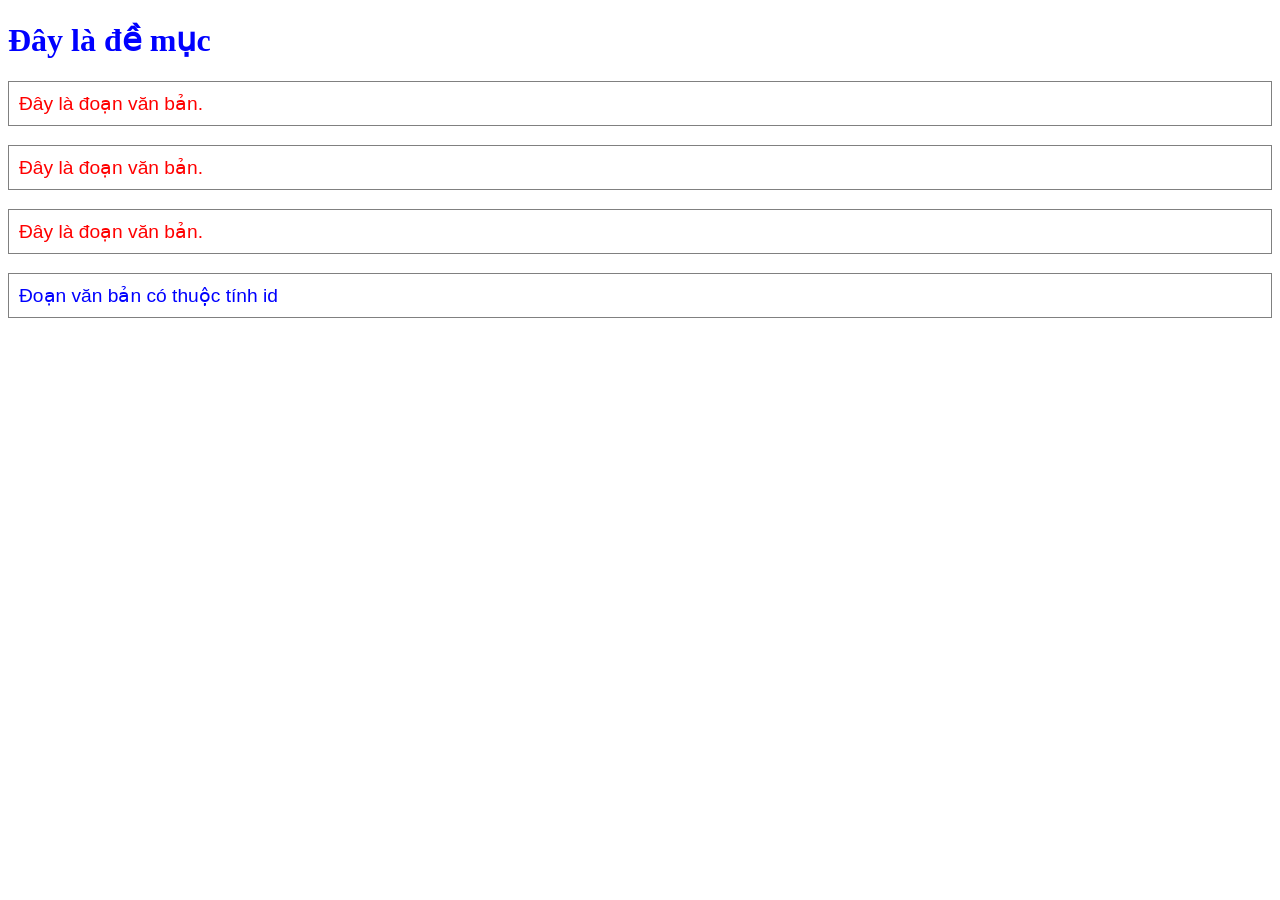
<file: 6bai1sudungCSS/index.html>
<!DOCTYPE html>
<html lang="en">
<head>
    <meta charset="UTF-8">
    <title>Luyện tập sử dụng các thuộc tính CSS</title>
    <style>
        h1 {
            color: blue;
            font-family: Tahoma;
            font-size: 200%;
        }

        p {
            color: red;
            font-family: Arial;
            font-size: 120%;
            border: 1px solid grey;
            padding: 10px;
        }

        #element1 {
            color: blue;
        }
    </style>
</head>
<body>

    <h1>Đây là đề mục</h1>

    <p>Đây là đoạn văn bản.</p>
    <p>Đây là đoạn văn bản.</p>
    <p>Đây là đoạn văn bản.</p>
    <p id="element1">Đoạn văn bản có thuộc tính id</p>

</body>
</html>
</file>
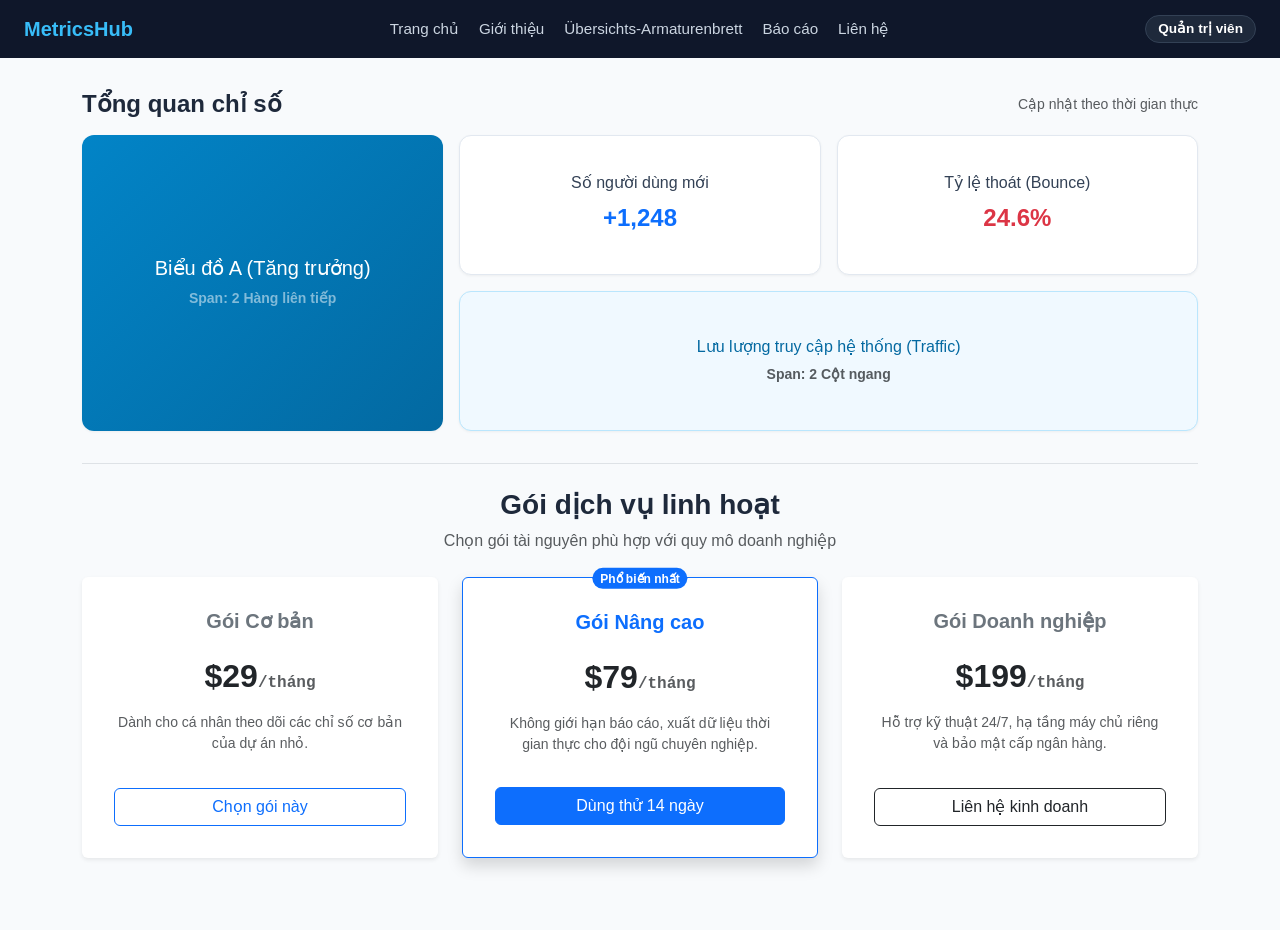
<file: metricshub_ui/index.html>
<!DOCTYPE html>
<html lang="vi">
<head>
    <meta charset="UTF-8">
    <meta name="viewport" content="width=device-width, initial-scale=1.0">
    <title>MetricsHub Admin Dashboard</title>
    <!-- Bootstrap 5 CSS CDN -->
    <link href="https://cdn.jsdelivr.net/npm/bootstrap@5.3.0/dist/css/bootstrap.min.css" rel="stylesheet">
    <!-- Custom CSS -->
    <link rel="stylesheet" href="style.css">
</head>
<body>

    <!-- =============================================== -->
    <!-- 1. NAVBAR (FLEXBOX): Co giãn linh hoạt nội dung -->
    <!-- =============================================== -->
    <nav class="site-navbar">
        <div class="nav-brand">MetricsHub</div>
        <div class="nav-links">
            <a href="#">Trang chủ</a>
            <a href="#">Giới thiệu</a>
            <!-- Từ khóa tiếng Đức dài không làm vỡ giao diện -->
            <a href="#">Übersichts-Armaturenbrett</a>
            <a href="#">Báo cáo</a>
            <a href="#">Liên hệ</a>
        </div>
        <div class="nav-user">
            <span class="badge">Quản trị viên</span>
        </div>
    </nav>

    <!-- Khung bao bọc dùng Bootstrap Container -->
    <div class="container">

        <!-- =============================================== -->
        <!-- 2. BENTO DASHBOARD (CSS GRID): Cấu trúc phẳng   -->
        <!-- =============================================== -->
        <section class="dashboard-section">
            <div class="d-flex justify-content-between align-items-center mb-3">
                <h4 class="fw-bold mb-0">Tổng quan chỉ số</h4>
                <span class="text-muted small">Cập nhật theo thời gian thực</span>
            </div>

            <!-- Toàn bộ widget là anh em ruột (siblings), không lồng cột con -->
            <div class="grid-dashboard">
                <div class="widget widget-hero">
                    <h5>Biểu đồ A (Tăng trưởng)</h5>
                    <p class="small text-white-50 mb-0">Span: 2 Hàng liên tiếp</p>
                </div>
                <div class="widget">
                    <h6>Số người dùng mới</h6>
                    <span class="fs-4 fw-bold text-primary">+1,248</span>
                </div>
                <div class="widget">
                    <h6>Tỷ lệ thoát (Bounce)</h6>
                    <span class="fs-4 fw-bold text-danger">24.6%</span>
                </div>
                <div class="widget widget-wide">
                    <h6>Lưu lượng truy cập hệ thống (Traffic)</h6>
                    <p class="small text-muted mb-0">Span: 2 Cột ngang</p>
                </div>
            </div>
        </section>

        <!-- =============================================== -->
        <!-- 3. BẢNG GIÁ PRICING (BOOTSTRAP 12 CỘT)          -->
        <!-- Không cần viết thêm CSS thuần                   -->
        <!-- =============================================== -->
        <section class="pricing-section py-4 mb-5 border-top">
            <div class="text-center mb-4">
                <h3 class="fw-bold">Gói dịch vụ linh hoạt</h3>
                <p class="text-muted">Chọn gói tài nguyên phù hợp với quy mô doanh nghiệp</p>
            </div>

            <div class="row g-4">
                <div class="col-12 col-md-4">
                    <div class="card h-100 shadow-sm border-0 text-center p-3">
                        <div class="card-body d-flex flex-column">
                            <h5 class="card-title fw-bold text-secondary">Gói Cơ bản</h5>
                            <h2 class="my-3 fw-bold">$29<span class="fs-6 text-muted font-monospace">/tháng</span></h2>
                            <p class="card-text text-muted small flex-grow-1">Dành cho cá nhân theo dõi các chỉ số cơ bản của dự án nhỏ.</p>
                            <button class="btn btn-outline-primary w-100 mt-3">Chọn gói này</button>
                        </div>
                    </div>
                </div>

                <div class="col-12 col-md-4">
                    <div class="card h-100 shadow border-primary text-center p-3 position-relative">
                        <span class="position-absolute top-0 start-50 translate-middle badge rounded-pill bg-primary">Phổ biến nhất</span>
                        <div class="card-body d-flex flex-column">
                            <h5 class="card-title fw-bold text-primary">Gói Nâng cao</h5>
                            <h2 class="my-3 fw-bold">$79<span class="fs-6 text-muted font-monospace">/tháng</span></h2>
                            <p class="card-text text-muted small flex-grow-1">Không giới hạn báo cáo, xuất dữ liệu thời gian thực cho đội ngũ chuyên nghiệp.</p>
                            <button class="btn btn-primary w-100 mt-3">Dùng thử 14 ngày</button>
                        </div>
                    </div>
                </div>

                <div class="col-12 col-md-4">
                    <div class="card h-100 shadow-sm border-0 text-center p-3">
                        <div class="card-body d-flex flex-column">
                            <h5 class="card-title fw-bold text-secondary">Gói Doanh nghiệp</h5>
                            <h2 class="my-3 fw-bold">$199<span class="fs-6 text-muted font-monospace">/tháng</span></h2>
                            <p class="card-text text-muted small flex-grow-1">Hỗ trợ kỹ thuật 24/7, hạ tầng máy chủ riêng và bảo mật cấp ngân hàng.</p>
                            <button class="btn btn-outline-dark w-100 mt-3">Liên hệ kinh doanh</button>
                        </div>
                    </div>
                </div>
            </div>
        </section>

    </div>

    <!-- Bootstrap 5 Bundle JS -->
    <script src="https://cdn.jsdelivr.net/npm/bootstrap@5.3.0/dist/js/bootstrap.bundle.min.js"></script>
</body>
</html>
</file>
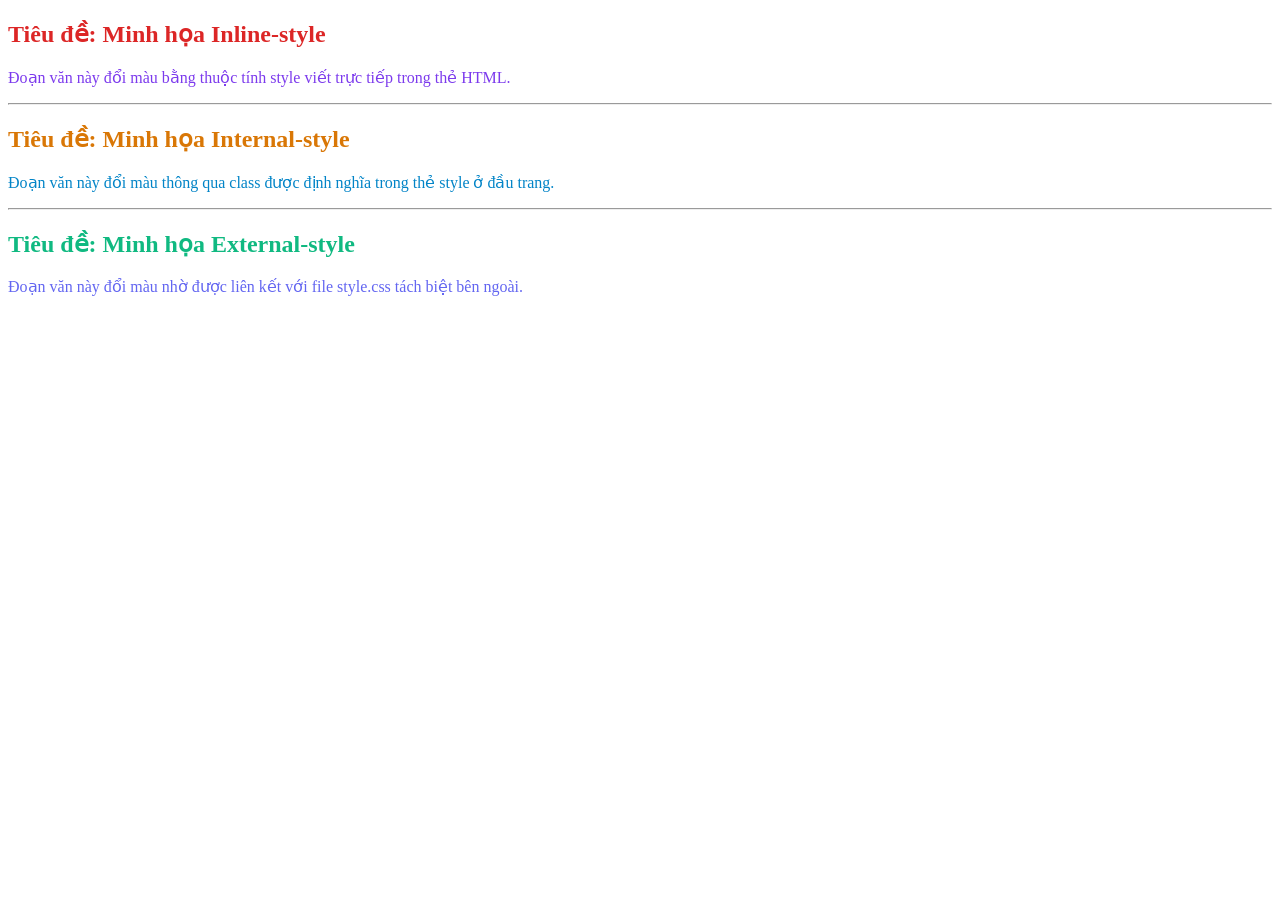
<file: 6bai1sudungCSS/6-2index.html>
<!DOCTYPE html>
<html lang="vi">
<head>
    <meta charset="UTF-8">
    <meta name="viewport" content="width=device-width, initial-scale=1.0">
    <title>Thực hành 3 cách nhúng CSS</title>

    <!-- PHẦN 3: Liên kết file CSS bên ngoài (External-style) -->
    <link rel="stylesheet" href="style.css">

    <!-- PHẦN 2: Nhúng CSS trực tiếp trong thẻ <style> ở phần <head> (Internal-style) -->
    <style>
        .internal-title {
            color: #d97706; /* Màu cam hổ phách */
        }

        .internal-desc {
            color: #0284c7; /* Màu xanh dương */
        }
    </style>
</head>
<body>

    <!-- ============================================================== -->
    <!-- PHẦN 1: Thay đổi màu sắc sử dụng Inline-style                  -->
    <!-- (Viết trực tiếp thuộc tính style="..." ngay trong từng thẻ)    -->
    <!-- ============================================================== -->
    <section>
        <h1 style="color: #dc2626;">Tiêu đề: Minh họa Inline-style</h1>
        <p style="color: #7c3aed;">Đoạn văn này đổi màu bằng thuộc tính style viết trực tiếp trong thẻ HTML.</p>
    </section>

    <hr>

    <!-- ============================================================== -->
    <!-- PHẦN 2: Thay đổi màu sắc sử dụng Internal-style                -->
    <!-- (Định kiểu qua thẻ <style> đặt bên trong thẻ <head>)           -->
    <!-- ============================================================== -->
    <section>
        <h1 class="internal-title">Tiêu đề: Minh họa Internal-style</h1>
        <p class="internal-desc">Đoạn văn này đổi màu thông qua class được định nghĩa trong thẻ style ở đầu trang.</p>
    </section>

    <hr>

    <!-- ============================================================== -->
    <!-- PHẦN 3: Thay đổi màu sắc sử dụng External-style                -->
    <!-- (Định kiểu trong file style.css riêng và nhúng qua thẻ <link>) -->
    <!-- ============================================================== -->
    <section>
        <h1 class="external-title">Tiêu đề: Minh họa External-style</h1>
        <p class="external-desc">Đoạn văn này đổi màu nhờ được liên kết với file style.css tách biệt bên ngoài.</p>
    </section>

</body>
</html>
</file>
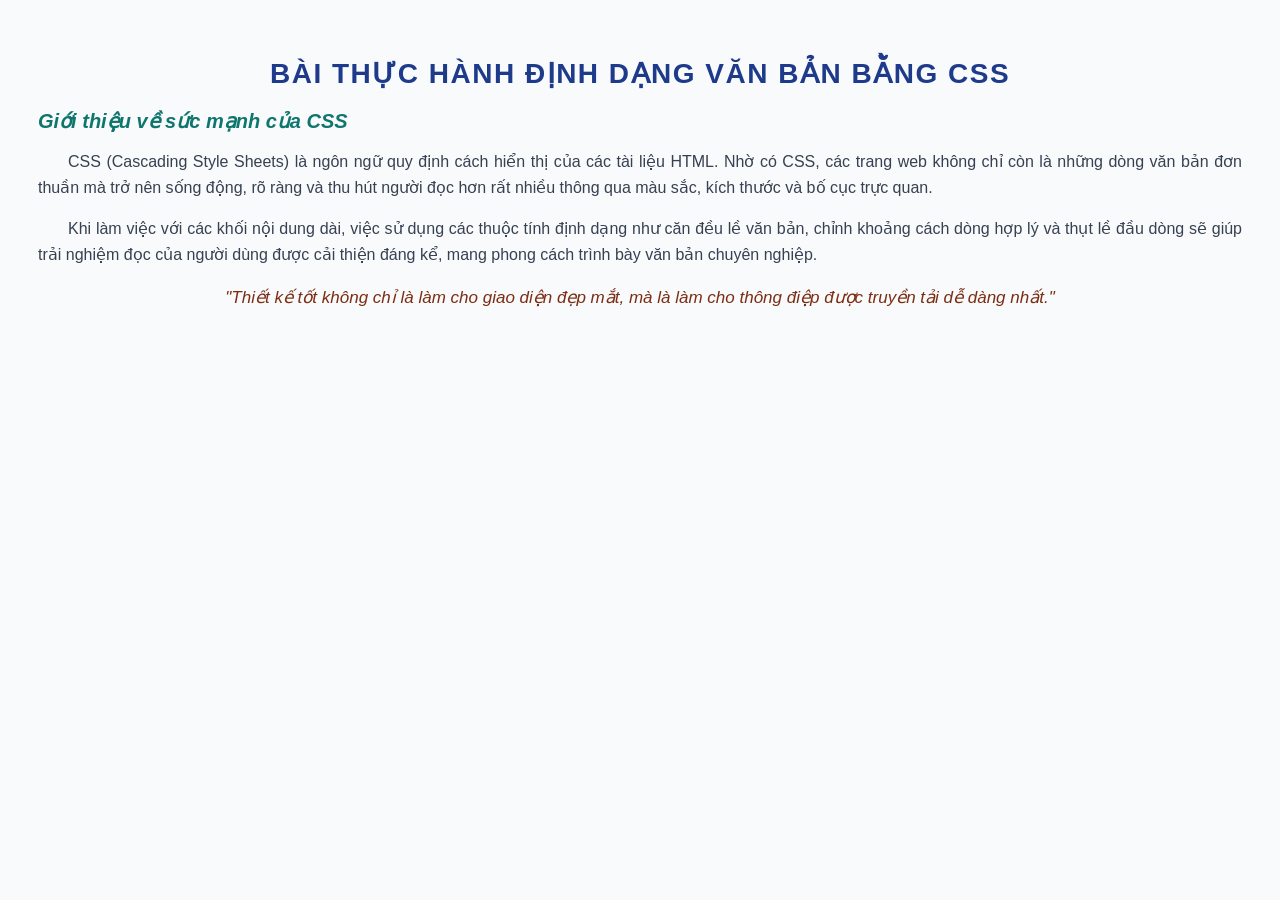
<file: 6bai1sudungCSS/6-3index.html>
<!DOCTYPE html>
<html lang="vi">
<head>
    <meta charset="UTF-8">
    <meta name="viewport" content="width=device-width, initial-scale=1.0">
    <title>Thực hành định dạng văn bản với CSS</title>
    <style>
        /* Định dạng chung cho toàn trang */
        body {
            font-family: Arial, Helvetica, sans-serif;
            background-color: #f8fafc;
            color: #334155;
            padding: 30px;
        }

        /* 1. Định dạng Tiêu đề chính */
        h1 {
            color: #1e3a8a;             /* Thuộc tính color: màu xanh đậm */
            font-size: 28px;            /* Thuộc tính font-size: kích cỡ chữ */
            text-align: center;         /* Thuộc tính text-align: căn giữa */
            text-transform: uppercase;  /* Chuyển chữ thành in hoa */
            letter-spacing: 1.5px;      /* Khoảng cách giữa các ký tự */
        }

        /* 2. Định dạng Tiêu đề phụ */
        h2 {
            color: #0f766e;
            font-size: 20px;
            font-style: italic;         /* Thuộc tính font-style: chữ nghiêng */
            text-align: left;
        }

        /* 3. Định dạng Đoạn văn bản */
        p {
            color: #374151;             /* Màu chữ tối dễ đọc */
            font-size: 16px;            /* Cỡ chữ thông dụng */
            line-height: 1.6;           /* Khoảng cách giữa các dòng */
            text-align: justify;        /* Căn đều hai lề */
            text-indent: 30px;          /* Thuộc tính text-indent: thụt đầu dòng 30px */
            margin-bottom: 16px;
        }

        /* 4. Đoạn trích dẫn / Ghi chú đặc biệt */
        .quote {
            color: #7c2d12;
            font-style: italic;         /* In nghiêng */
            font-size: 17px;
            text-align: center;         /* Căn giữa */
            text-indent: 0;             /* Không thụt đầu dòng */
        }
    </style>
</head>
<body>

    <!-- Tiêu đề chính -->
    <h1>Bài Thực Hành Định Dạng Văn Bản Bằng CSS</h1>

    <!-- Tiêu đề phụ -->
    <h2>Giới thiệu về sức mạnh của CSS</h2>

    <!-- Đoạn văn bản có thụt đầu dòng và căn đều -->
    <p>
        CSS (Cascading Style Sheets) là ngôn ngữ quy định cách hiển thị của các tài liệu HTML. Nhờ có CSS, các trang web không chỉ còn là những dòng văn bản đơn thuần mà trở nên sống động, rõ ràng và thu hút người đọc hơn rất nhiều thông qua màu sắc, kích thước và bố cục trực quan.
    </p>

    <p>
        Khi làm việc với các khối nội dung dài, việc sử dụng các thuộc tính định dạng như căn đều lề văn bản, chỉnh khoảng cách dòng hợp lý và thụt lề đầu dòng sẽ giúp trải nghiệm đọc của người dùng được cải thiện đáng kể, mang phong cách trình bày văn bản chuyên nghiệp.
    </p>

    <!-- Đoạn văn bản có kiểu dáng nhấn mạnh -->
    <p class="quote">
        "Thiết kế tốt không chỉ là làm cho giao diện đẹp mắt, mà là làm cho thông điệp được truyền tải dễ dàng nhất."
    </p>

</body>
</html>
</file>
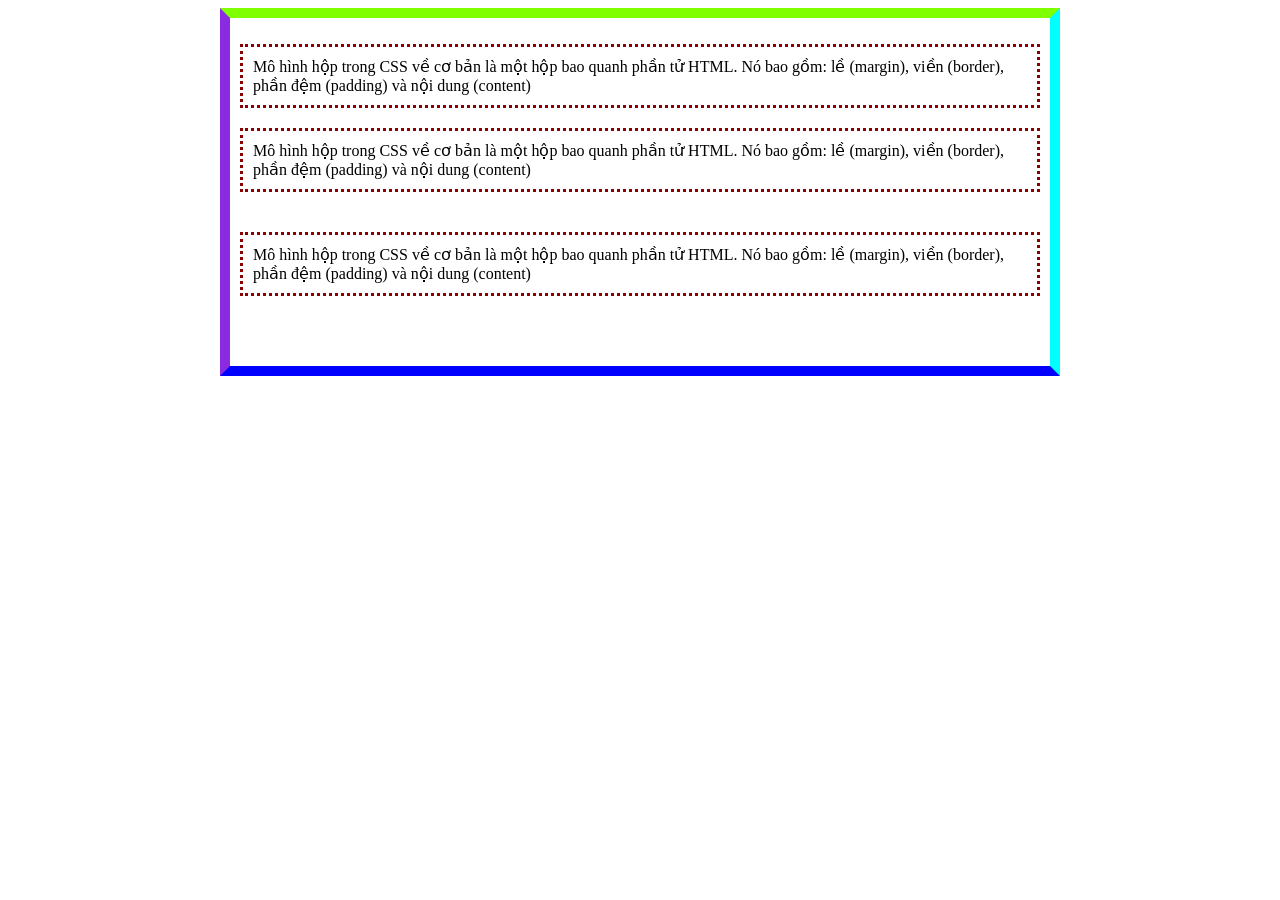
<file: 6bai1sudungCSS/7-1index.html>
<!DOCTYPE html>
<html lang="en">
<head>
    <meta charset="UTF-8">
    <meta name="viewport" content="width=device-width, initial-scale=1.0">
    <title>Sử dụng Boxmodel</title>
    <style>
        /* Bước 2: Định dạng thẻ div bao bọc có class là boxmodel */
        .boxmodel {
            margin: 0 auto;           /* Căn giữa hộp ra giữa màn hình */
            width: 800px;             /* Kích thước chiều rộng */
            border-width: 10px;       /* Độ dày của viền 10px */
            border-style: solid;      /* Kiểu viền nét liền */
            /* Màu viền theo chiều kim đồng hồ: Trên (chartreuse), Phải (aqua), Dưới (blue), Trái (blueviolet) */
            border-color: chartreuse aqua blue blueviolet;
            padding: 10px;            /* Khoảng cách đệm từ nội dung đến viền */
        }

        /* Bước 3: Định dạng chung cho tất cả các thẻ p bên trong .boxmodel */
        .boxmodel p {
            border: 3px dotted darkred; /* Viền nét chấm màu đỏ sẫm dày 3px */
            padding: 10px;              /* Đệm lùi nội dung cách viền 10px */
        }

        /* Bước 4: Định dạng khoảng cách lề dưới (margin-bottom) riêng theo từng ID */
        #boxmodel1 {
            margin-bottom: 20px;       /* Khoảng cách đáy của đoạn văn 1 */
        }

        #boxmodel2 {
            margin-bottom: 40px;       /* Khoảng cách đáy của đoạn văn 2 */
        }

        #boxmodel3 {
            margin-bottom: 60px;       /* Khoảng cách đáy của đoạn văn 3 */
        }
    </style>
</head>
<body>

    <div class="boxmodel">
        <p id="boxmodel1">Mô hình hộp trong CSS về cơ bản là một hộp bao quanh phần tử HTML.
            Nó bao gồm: lề (margin), viền (border), phần đệm (padding) và nội dung (content)</p>
        <p id="boxmodel2">Mô hình hộp trong CSS về cơ bản là một hộp bao quanh phần tử HTML.
            Nó bao gồm: lề (margin), viền (border), phần đệm (padding) và nội dung (content)</p>
        <p id="boxmodel3">Mô hình hộp trong CSS về cơ bản là một hộp bao quanh phần tử HTML.
            Nó bao gồm: lề (margin), viền (border), phần đệm (padding) và nội dung (content)</p>
    </div>

</body>
</html>
</file>
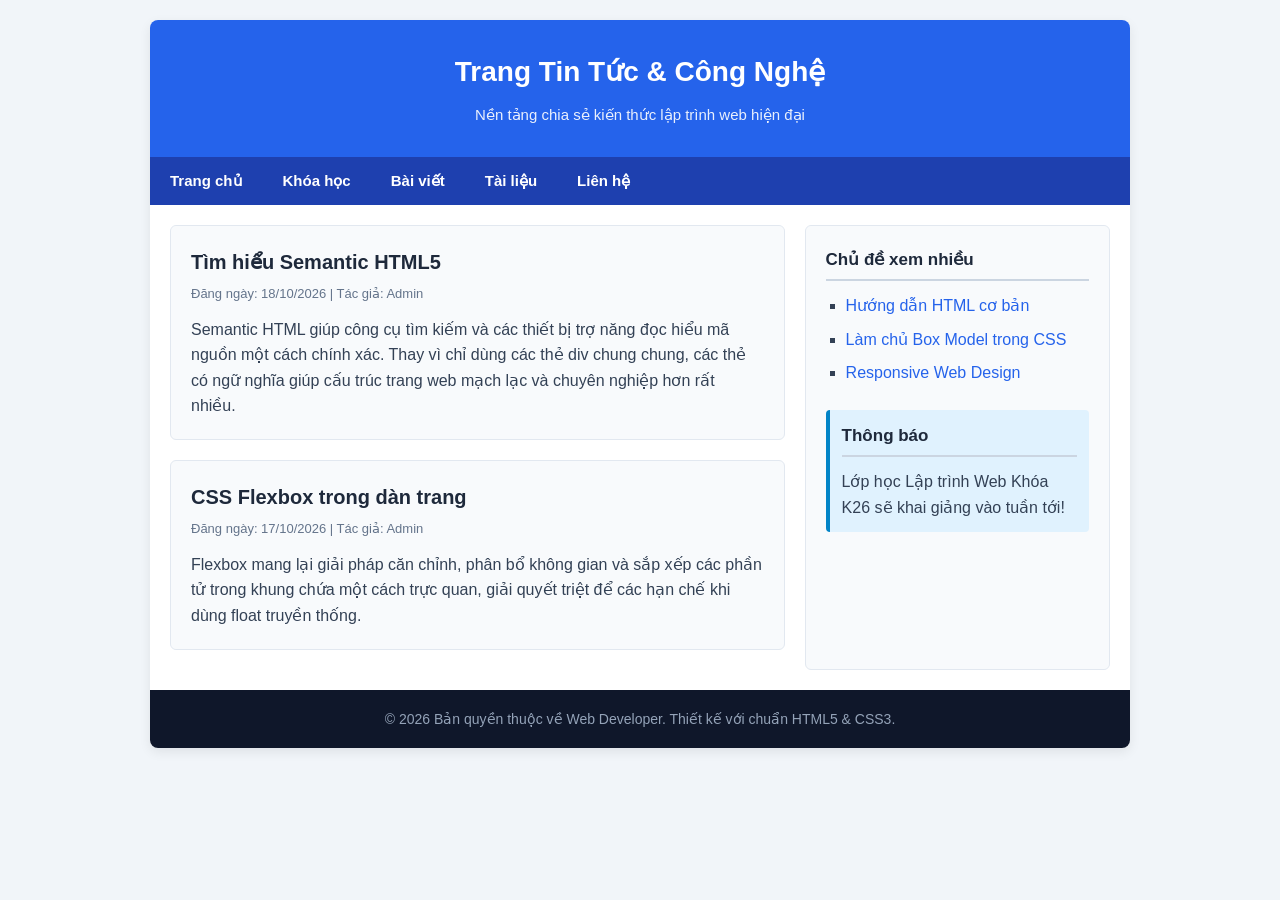
<file: 6bai1sudungCSS/7-4index.html>
<!DOCTYPE html>
<html lang="vi">
<head>
    <meta charset="UTF-8">
    <meta name="viewport" content="width=device-width, initial-scale=1.0">
    <title>Bố cục trang web với HTML5 & CSS</title>
    <link rel="stylesheet" href="7-4styles.css">
</head>
<body>

    <div class="container">
        <!-- 1. Đầu trang -->
        <header>
            <h1>Trang Tin Tức & Công Nghệ</h1>
            <p>Nền tảng chia sẻ kiến thức lập trình web hiện đại</p>
        </header>

        <!-- 2. Thanh điều hướng -->
        <nav>
            <ul>
                <li><a href="#">Trang chủ</a></li>
                <li><a href="#">Khóa học</a></li>
                <li><a href="#">Bài viết</a></li>
                <li><a href="#">Tài liệu</a></li>
                <li><a href="#">Liên hệ</a></li>
            </ul>
        </nav>

        <!-- 3. Khu vực thân trang chứa Cột nội dung và Cột phụ trợ -->
        <div class="main-body">
            <!-- Vùng nội dung chính -->
            <section class="content-area">
                <article class="post">
                    <h2>Tìm hiểu Semantic HTML5</h2>
                    <p class="post-meta">Đăng ngày: 18/10/2026 | Tác giả: Admin</p>
                    <p>Semantic HTML giúp công cụ tìm kiếm và các thiết bị trợ năng đọc hiểu mã nguồn một cách chính xác. Thay vì chỉ dùng các thẻ div chung chung, các thẻ có ngữ nghĩa giúp cấu trúc trang web mạch lạc và chuyên nghiệp hơn rất nhiều.</p>
                </article>

                <article class="post">
                    <h2>CSS Flexbox trong dàn trang</h2>
                    <p class="post-meta">Đăng ngày: 17/10/2026 | Tác giả: Admin</p>
                    <p>Flexbox mang lại giải pháp căn chỉnh, phân bổ không gian và sắp xếp các phần tử trong khung chứa một cách trực quan, giải quyết triệt để các hạn chế khi dùng float truyền thống.</p>
                </article>
            </section>

            <!-- Cột phụ trợ (Sidebar) -->
            <aside class="sidebar">
                <h3>Chủ đề xem nhiều</h3>
                <ul>
                    <li><a href="#">Hướng dẫn HTML cơ bản</a></li>
                    <li><a href="#">Làm chủ Box Model trong CSS</a></li>
                    <li><a href="#">Responsive Web Design</a></li>
                </ul>

                <div class="widget">
                    <h3>Thông báo</h3>
                    <p>Lớp học Lập trình Web Khóa K26 sẽ khai giảng vào tuần tới!</p>
                </div>
            </aside>
        </div>

        <!-- 4. Chân trang -->
        <footer>
            <p>&copy; 2026 Bản quyền thuộc về Web Developer. Thiết kế với chuẩn HTML5 & CSS3.</p>
        </footer>
    </div>

</body>
</html>
</file>
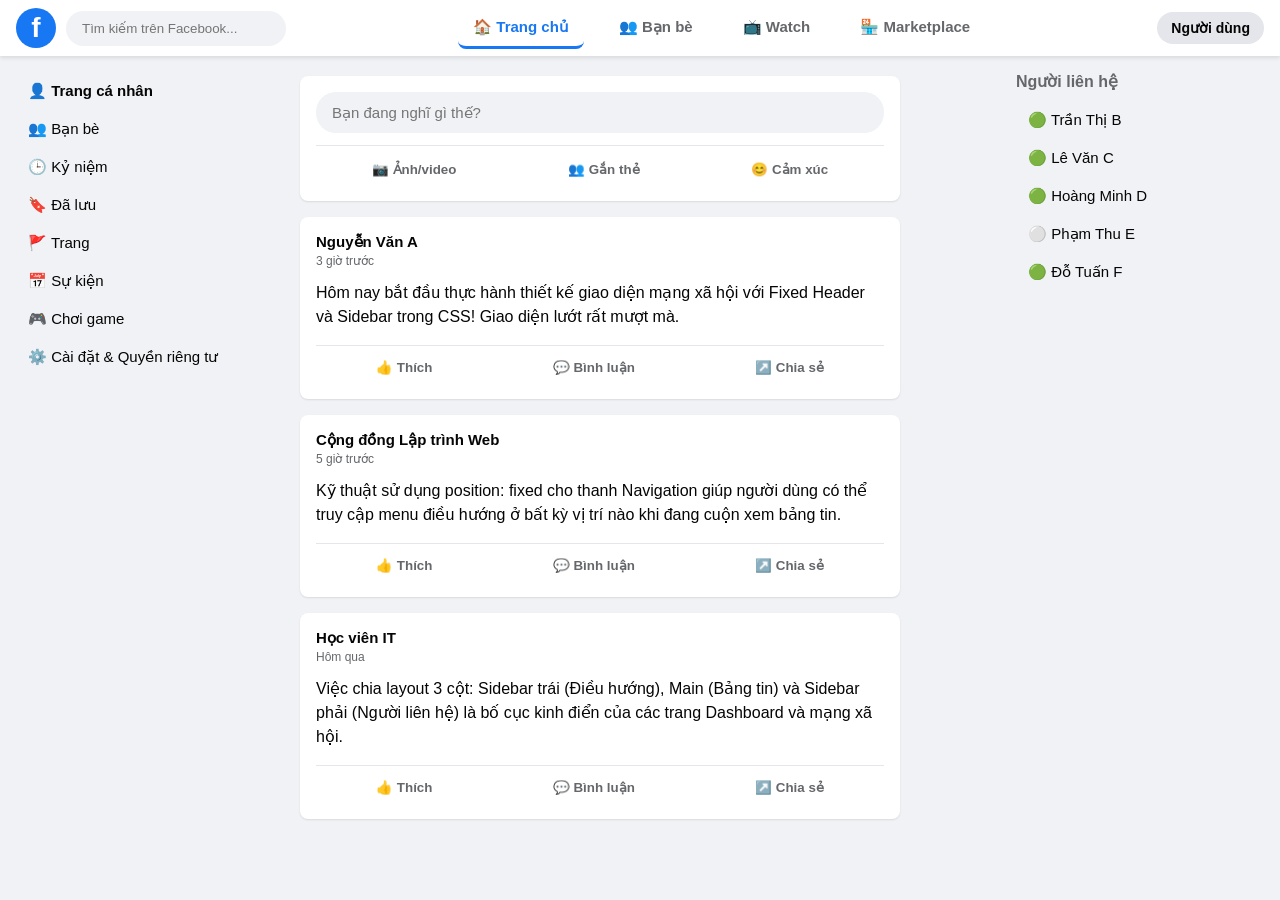
<file: 6bai1sudungCSS/7-5index.html>
<!DOCTYPE html>
<html lang="vi">
<head>
    <meta charset="UTF-8">
    <meta name="viewport" content="width=device-width, initial-scale=1.0">
    <title>Giao diện Facebook thu nhỏ - Fixed Header & Sidebar</title>
    <link rel="stylesheet" href="7-5styles.css">
</head>
<body>

    <!-- 1. FIXED HEADER Ở TRÊN CÙNG -->
    <header class="navbar">
        <div class="nav-left">
            <span class="logo">f</span>
            <input type="text" placeholder="Tìm kiếm trên Facebook..." class="search-input">
        </div>
        <nav class="nav-middle">
            <a href="#" class="nav-icon active">🏠 Trang chủ</a>
            <a href="#" class="nav-icon">👥 Bạn bè</a>
            <a href="#" class="nav-icon">📺 Watch</a>
            <a href="#" class="nav-icon">🏪 Marketplace</a>
        </nav>
        <div class="nav-right">
            <span class="profile-badge">Người dùng</span>
        </div>
    </header>

    <!-- 2. KHUNG NỘI DUNG CHÍNH (CHỨA 2 SIDEBAR VÀ NEWSFEED) -->
    <div class="app-container">

        <!-- SIDEBAR TRÁI (CỐ ĐỊNH HOẶC CUỘN ĐỘC LẬP) -->
        <aside class="sidebar sidebar-left">
            <ul class="menu-list">
                <li class="menu-item"><strong>👤 Trang cá nhân</strong></li>
                <li class="menu-item">👥 Bạn bè</li>
                <li class="menu-item">🕒 Kỷ niệm</li>
                <li class="menu-item">🔖 Đã lưu</li>
                <li class="menu-item">🚩 Trang</li>
                <li class="menu-item">📅 Sự kiện</li>
                <li class="menu-item">🎮 Chơi game</li>
                <li class="menu-item">⚙️ Cài đặt & Quyền riêng tư</li>
            </ul>
        </aside>

        <!-- PHẦN NỘI DUNG CHÍNH (BẢNG TIN NEWSFEED CUỘN TỰ DO) -->
        <main class="feed">
            <!-- Ô tạo bài viết -->
            <div class="post create-post">
                <input type="text" placeholder="Bạn đang nghĩ gì thế?" class="post-input">
                <div class="post-actions">
                    <button>📷 Ảnh/video</button>
                    <button>👥 Gắn thẻ</button>
                    <button>😊 Cảm xúc</button>
                </div>
            </div>

            <!-- Bài viết 1 -->
            <article class="post">
                <div class="post-header">
                    <h4>Nguyễn Văn A</h4>
                    <span class="time">3 giờ trước</span>
                </div>
                <p class="post-body">Hôm nay bắt đầu thực hành thiết kế giao diện mạng xã hội với Fixed Header và Sidebar trong CSS! Giao diện lướt rất mượt mà.</p>
                <div class="interaction-bar">
                    <button>👍 Thích</button>
                    <button>💬 Bình luận</button>
                    <button>↗️ Chia sẻ</button>
                </div>
            </article>

            <!-- Bài viết 2 -->
            <article class="post">
                <div class="post-header">
                    <h4>Cộng đồng Lập trình Web</h4>
                    <span class="time">5 giờ trước</span>
                </div>
                <p class="post-body">Kỹ thuật sử dụng position: fixed cho thanh Navigation giúp người dùng có thể truy cập menu điều hướng ở bất kỳ vị trí nào khi đang cuộn xem bảng tin.</p>
                <div class="interaction-bar">
                    <button>👍 Thích</button>
                    <button>💬 Bình luận</button>
                    <button>↗️ Chia sẻ</button>
                </div>
            </article>

            <!-- Bài viết 3 -->
            <article class="post">
                <div class="post-header">
                    <h4>Học viên IT</h4>
                    <span class="time">Hôm qua</span>
                </div>
                <p class="post-body">Việc chia layout 3 cột: Sidebar trái (Điều hướng), Main (Bảng tin) và Sidebar phải (Người liên hệ) là bố cục kinh điển của các trang Dashboard và mạng xã hội.</p>
                <div class="interaction-bar">
                    <button>👍 Thích</button>
                    <button>💬 Bình luận</button>
                    <button>↗️ Chia sẻ</button>
                </div>
            </article>
        </main>

        <!-- SIDEBAR PHẢI (CỐ ĐỊNH DANH SÁCH BẠN BÈ / QUẢNG CÁO) -->
        <aside class="sidebar sidebar-right">
            <h3>Người liên hệ</h3>
            <ul class="contact-list">
                <li class="contact-item">🟢 Trần Thị B</li>
                <li class="contact-item">🟢 Lê Văn C</li>
                <li class="contact-item">🟢 Hoàng Minh D</li>
                <li class="contact-item">⚪ Phạm Thu E</li>
                <li class="contact-item">🟢 Đỗ Tuấn F</li>
            </ul>
        </aside>

    </div>

</body>
</html>
</file>
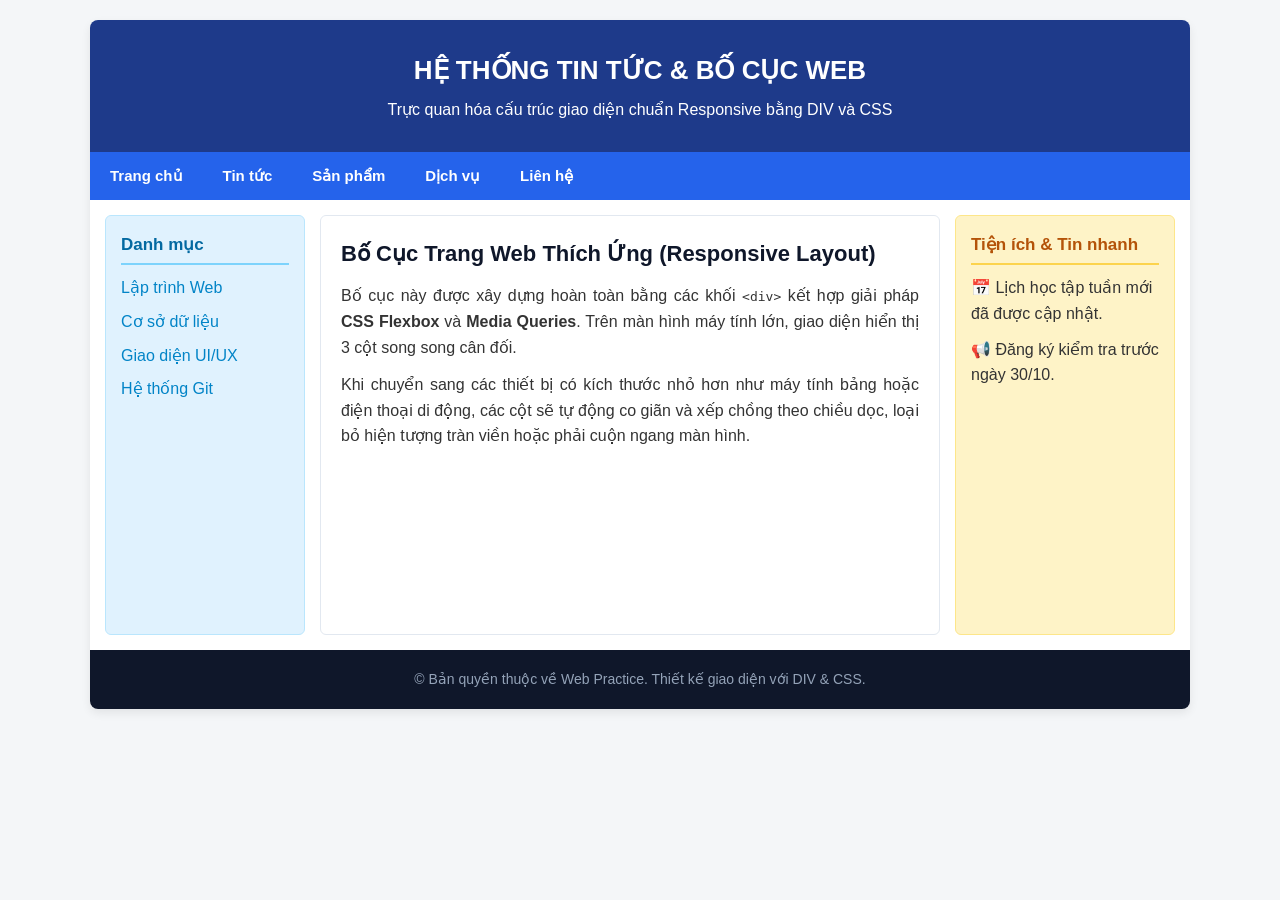
<file: 6bai1sudungCSS/7-6index.html>
<!DOCTYPE html>
<html lang="vi">
<head>
    <meta charset="UTF-8">
    <meta name="viewport" content="width=device-width, initial-scale=1.0">
    <title>Bố cục trang web Responsive với DIV</title>
    <style>
        /* 1. Thiết lập Box Model và Reset lề */
        * {
            box-sizing: border-box;
            margin: 0;
            padding: 0;
        }

        body {
            font-family: Arial, Helvetica, sans-serif;
            background-color: #f4f6f8;
            color: #333333;
            line-height: 1.6;
        }

        /* 2. Khung bao bọc tổng thể */
        .wrapper {
            max-width: 1100px;
            margin: 20px auto;
            background-color: #ffffff;
            box-shadow: 0 4px 10px rgba(0, 0, 0, 0.08);
            border-radius: 8px;
            overflow: hidden;
        }

        /* 3. Phần Header */
        .header {
            background-color: #1e3a8a;
            color: #ffffff;
            text-align: center;
            padding: 30px 20px;
        }

        .header h1 {
            font-size: 26px;
            margin-bottom: 5px;
        }

        /* 4. Thanh Navigation (Menu) */
        .nav {
            background-color: #2563eb;
            display: flex;
            flex-wrap: wrap;
        }

        .nav a {
            display: block;
            color: #ffffff;
            text-decoration: none;
            padding: 12px 20px;
            font-weight: bold;
            font-size: 15px;
            transition: background-color 0.2s;
        }

        .nav a:hover {
            background-color: #1d4ed8;
        }

        /* 5. Khung thân 3 cột */
        .main-container {
            display: flex;
            min-height: 450px;
            gap: 15px;
            padding: 15px;
        }

        /* Sidebar Trái (Left) */
        .sidebar-left {
            flex: 0 0 200px;
            background-color: #e0f2fe;
            border: 1px solid #bae6fd;
            border-radius: 6px;
            padding: 15px;
        }

        .sidebar-left h3 {
            color: #0369a1;
            font-size: 17px;
            margin-bottom: 10px;
            border-bottom: 2px solid #7dd3fc;
            padding-bottom: 5px;
        }

        .sidebar-left ul {
            list-style: none;
        }

        .sidebar-left li {
            margin-bottom: 8px;
        }

        .sidebar-left a {
            color: #0284c7;
            text-decoration: none;
        }

        .sidebar-left a:hover {
            text-decoration: underline;
        }

        /* Nội dung chính (Content) */
        .content {
            flex: 1;
            background-color: #ffffff;
            border: 1px solid #e2e8f0;
            border-radius: 6px;
            padding: 20px;
        }

        .content h2 {
            color: #0f172a;
            font-size: 22px;
            margin-bottom: 12px;
        }

        .content p {
            margin-bottom: 12px;
            text-align: justify;
        }

        /* Sidebar Phải (Right) */
        .sidebar-right {
            flex: 0 0 220px;
            background-color: #fef3c7;
            border: 1px solid #fde68a;
            border-radius: 6px;
            padding: 15px;
        }

        .sidebar-right h3 {
            color: #b45309;
            font-size: 17px;
            margin-bottom: 10px;
            border-bottom: 2px solid #fcd34d;
            padding-bottom: 5px;
        }

        /* 6. Chân trang (Footer) */
        .footer {
            background-color: #0f172a;
            color: #94a3b8;
            text-align: center;
            padding: 18px;
            font-size: 14px;
        }

        /* ======================================================= */
        /* RESPONSIVE DESIGN (MEDIA QUERIES)                       */
        /* ======================================================= */

        /* Giao diện cho Máy tính bảng (Tablet: <= 900px) */
        @media screen and (max-width: 900px) {
            .main-container {
                flex-wrap: wrap;
            }
            .content {
                order: 1;
                flex: 1 1 100%; /* Nội dung chính chiếm toàn hàng ở trên */
            }
            .sidebar-left {
                order: 2;
                flex: 1;        /* Chia đều 2 sidebar ở phía dưới */
            }
            .sidebar-right {
                order: 3;
                flex: 1;
            }
        }

        /* Giao diện cho Điện thoại (Mobile: <= 600px) */
        @media screen and (max-width: 600px) {
            .wrapper {
                margin: 0;
                border-radius: 0;
            }
            .nav {
                flex-direction: column; /* Menu dàn theo hàng dọc */
            }
            .main-container {
                flex-direction: column; /* Xếp toàn bộ 3 phần thành 1 cột */
                padding: 10px;
            }
            .sidebar-left,
            .sidebar-right,
            .content {
                flex: 1 1 100%;
                width: 100%;
            }
        }
    </style>
</head>
<body>

    <div class="wrapper">
        <!-- Vùng Đầu trang (Header) -->
        <div class="header">
            <h1>HỆ THỐNG TIN TỨC & BỐ CỤC WEB</h1>
            <p>Trực quan hóa cấu trúc giao diện chuẩn Responsive bằng DIV và CSS</p>
        </div>

        <!-- Thanh Điều hướng (Navigation) -->
        <div class="nav">
            <a href="#">Trang chủ</a>
            <a href="#">Tin tức</a>
            <a href="#">Sản phẩm</a>
            <a href="#">Dịch vụ</a>
            <a href="#">Liên hệ</a>
        </div>

        <!-- Khung Thân gồm 3 cột -->
        <div class="main-container">
            <!-- Cột trái (Sidebar Left) -->
            <div class="sidebar-left">
                <h3>Danh mục</h3>
                <ul>
                    <li><a href="#">Lập trình Web</a></li>
                    <li><a href="#">Cơ sở dữ liệu</a></li>
                    <li><a href="#">Giao diện UI/UX</a></li>
                    <li><a href="#">Hệ thống Git</a></li>
                </ul>
            </div>

            <!-- Vùng nội dung chính (Content) -->
            <div class="content">
                <h2>Bố Cục Trang Web Thích Ứng (Responsive Layout)</h2>
                <p>
                    Bố cục này được xây dựng hoàn toàn bằng các khối <code>&lt;div&gt;</code> kết hợp giải pháp <strong>CSS Flexbox</strong> và <strong>Media Queries</strong>. Trên màn hình máy tính lớn, giao diện hiển thị 3 cột song song cân đối.
                </p>
                <p>
                    Khi chuyển sang các thiết bị có kích thước nhỏ hơn như máy tính bảng hoặc điện thoại di động, các cột sẽ tự động co giãn và xếp chồng theo chiều dọc, loại bỏ hiện tượng tràn viền hoặc phải cuộn ngang màn hình.
                </p>
            </div>

            <!-- Cột phải (Sidebar Right) -->
            <div class="sidebar-right">
                <h3>Tiện ích & Tin nhanh</h3>
                <p>📅 Lịch học tập tuần mới đã được cập nhật.</p>
                <p style="margin-top: 10px;">📢 Đăng ký kiểm tra trước ngày 30/10.</p>
            </div>
        </div>

        <!-- Chân trang (Footer) -->
        <div class="footer">
            <p>&copy; Bản quyền thuộc về Web Practice. Thiết kế giao diện với DIV & CSS.</p>
        </div>
    </div>

</body>
</html>
</file>
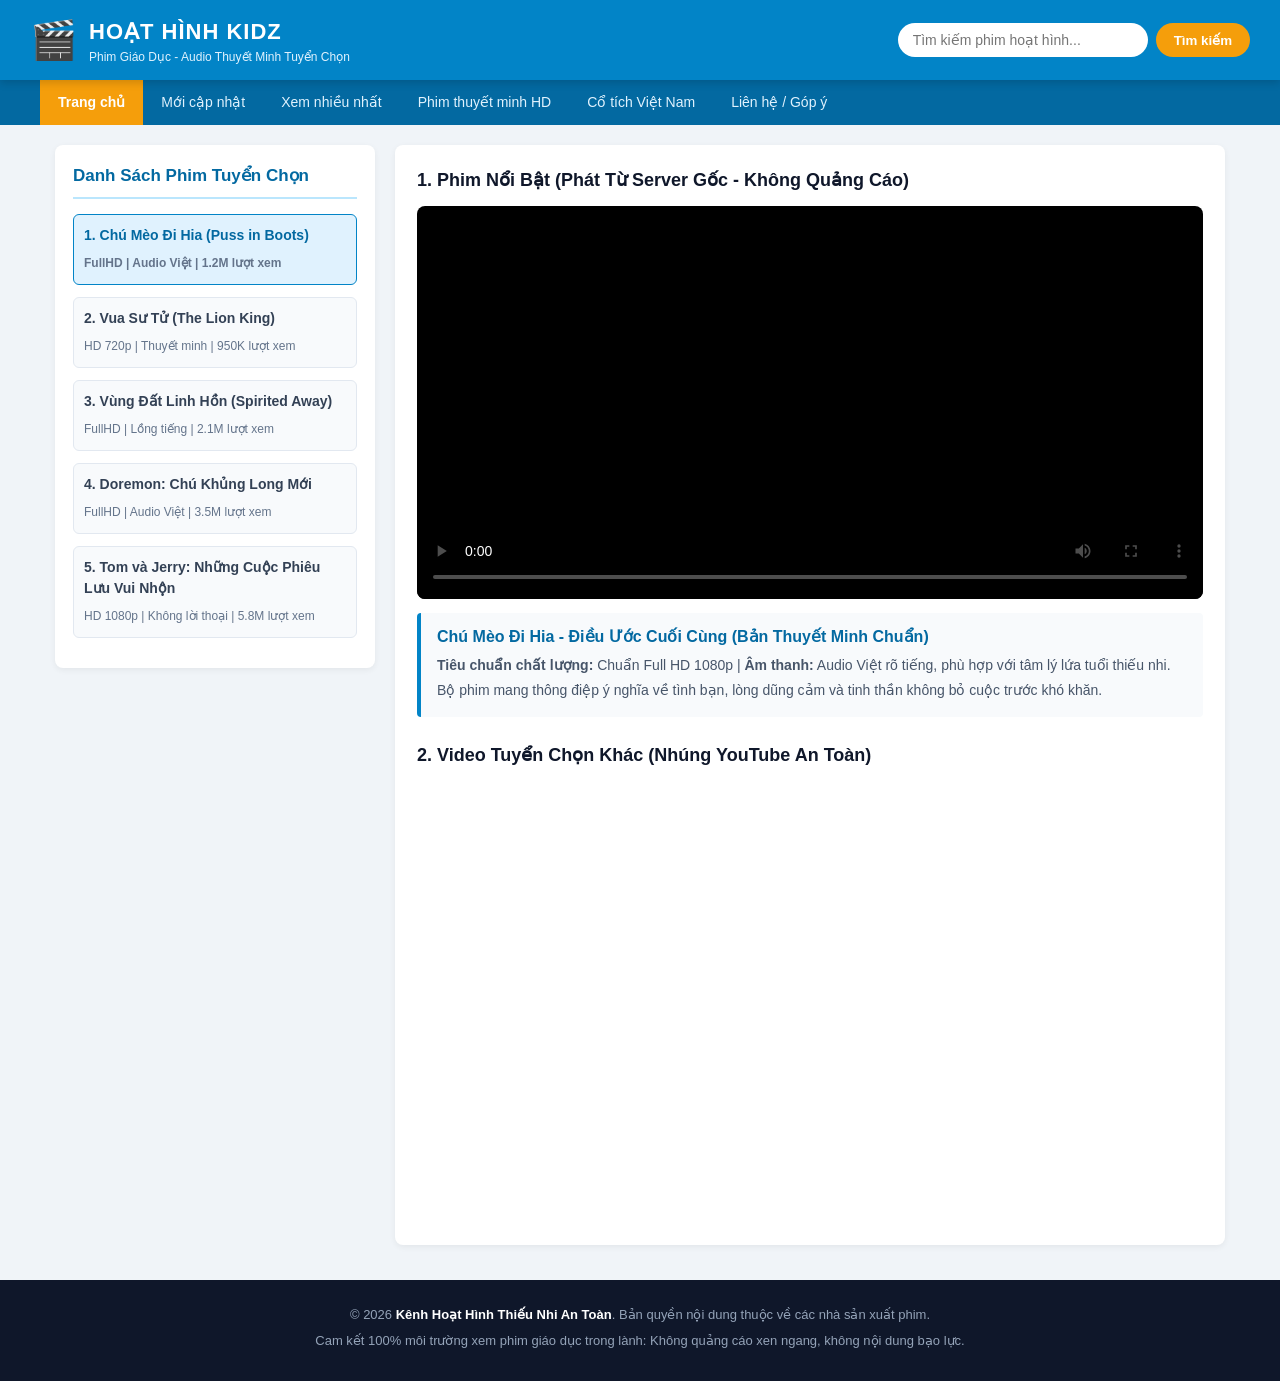
<file: 6bai1sudungCSS/7-7index.html>
<!DOCTYPE html>
<html lang="vi">
<head>
    <meta charset="UTF-8">
    <meta name="viewport" content="width=device-width, initial-scale=1.0">
    <title>Thế Giới Hoạt Hình Cho Bé - Audio Việt & Thuyết Minh</title>
    <link rel="stylesheet" href="7-7styles.css">
</head>
<body>

    <!-- 1. HEADER CỐ ĐỊNH Ở TRÊN CÙNG (FIXED HEADER) -->
    <header class="header">
        <div class="logo">
            <span class="logo-icon">🎬</span>
            <div class="logo-text">
                <h1>HOẠT HÌNH KIDZ</h1>
                <p>Phim Giáo Dục - Audio Thuyết Minh Tuyển Chọn</p>
            </div>
        </div>

        <!-- Ô tìm kiếm phim theo tên -->
        <div class="search-box">
            <input type="text" placeholder="Tìm kiếm phim hoạt hình...">
            <button type="button">Tìm kiếm</button>
        </div>
    </header>

    <!-- 2. KHỐI HEAD-LINK: THANH ĐIỀU HƯỚNG TRANG -->
    <nav class="head-link">
        <ul>
            <li><a href="#" class="active">Trang chủ</a></li>
            <li><a href="#">Mới cập nhật</a></li>
            <li><a href="#">Xem nhiều nhất</a></li>
            <li><a href="#">Phim thuyết minh HD</a></li>
            <li><a href="#">Cổ tích Việt Nam</a></li>
            <li><a href="#">Liên hệ / Góp ý</a></li>
        </ul>
    </nav>

    <!-- 3. KHUNG NỘI DUNG CHÍNH (CONTENT AREA) -->
    <div class="main-container">

        <!-- CỘT TRÁI (LEFT CONTENT): MENU DANH SÁCH CÁC PHIM CÓ SẴN -->
        <aside class="left-content">
            <h3>Danh Sách Phim Tuyển Chọn</h3>
            <ul class="video-menu">
                <li class="active-video">
                    <a href="#video-player-section">
                        <strong>1. Chú Mèo Đi Hia (Puss in Boots)</strong>
                        <span>FullHD | Audio Việt | 1.2M lượt xem</span>
                    </a>
                </li>
                <li>
                    <a href="#video-player-section">
                        <strong>2. Vua Sư Tử (The Lion King)</strong>
                        <span>HD 720p | Thuyết minh | 950K lượt xem</span>
                    </a>
                </li>
                <li>
                    <a href="#video-player-section">
                        <strong>3. Vùng Đất Linh Hồn (Spirited Away)</strong>
                        <span>FullHD | Lồng tiếng | 2.1M lượt xem</span>
                    </a>
                </li>
                <li>
                    <a href="#video-player-section">
                        <strong>4. Doremon: Chú Khủng Long Mới</strong>
                        <span>FullHD | Audio Việt | 3.5M lượt xem</span>
                    </a>
                </li>
                <li>
                    <a href="#video-player-section">
                        <strong>5. Tom và Jerry: Những Cuộc Phiêu Lưu Vui Nhộn</strong>
                        <span>HD 1080p | Không lời thoại | 5.8M lượt xem</span>
                    </a>
                </li>
            </ul>
        </aside>

        <!-- CỘT PHẢI (RIGHT CONTENT): NỘI DUNG VIDEO ĐƯỢC CHỌN -->
        <main class="right-content" id="video-player-section">
            
            <!-- Khu vực 1: Trình phát video chuẩn thẻ <video> từ link gốc Server -->
            <section class="player-block">
                <h2>1. Phim Nổi Bật (Phát Từ Server Gốc - Không Quảng Cáo)</h2>
                <div class="video-wrapper">
                    <video controls poster="https://picsum.photos/800/450?random=1" preload="metadata">
                        <source src="https://www.w3schools.com/html/mov_bbb.mp4" type="video/mp4">
                        Trình duyệt của bạn không hỗ trợ thẻ video HTML5.
                    </video>
                </div>
                <div class="video-info">
                    <h3>Chú Mèo Đi Hia - Điều Ước Cuối Cùng (Bản Thuyết Minh Chuẩn)</h3>
                    <p><strong>Tiêu chuẩn chất lượng:</strong> Chuẩn Full HD 1080p | <strong>Âm thanh:</strong> Audio Việt rõ tiếng, phù hợp với tâm lý lứa tuổi thiếu nhi.</p>
                    <p>Bộ phim mang thông điệp ý nghĩa về tình bạn, lòng dũng cảm và tinh thần không bỏ cuộc trước khó khăn.</p>
                </div>
            </section>

            <!-- Khu vực 2: Nhúng video YouTube an toàn qua thẻ <iframe> -->
            <section class="player-block" style="margin-top: 25px;">
                <h2>2. Video Tuyển Chọn Khác (Nhúng YouTube An Toàn)</h2>
                <div class="iframe-wrapper">
                    <iframe 
                        src="https://www.youtube-nocookie.com/embed/dQw4w9WgXcQ" 
                        title="YouTube video player" 
                        allow="accelerometer; autoplay; clipboard-write; encrypted-media; gyroscope; picture-in-picture" 
                        allowfullscreen>
                    </iframe>
                </div>
            </section>

        </main>

    </div>

    <!-- 4. CHÂN TRANG (FOOTER) -->
    <footer class="footer">
        <p>&copy; 2026 <strong>Kênh Hoạt Hình Thiếu Nhi An Toàn</strong>. Bản quyền nội dung thuộc về các nhà sản xuất phim.</p>
        <p>Cam kết 100% môi trường xem phim giáo dục trong lành: Không quảng cáo xen ngang, không nội dung bạo lực.</p>
    </footer>

</body>
</html>
</file>
<file: metricshub_ui/style.css>
/* ========================================================= */
/* 1. RESET VÀ THIẾT LẬP CHUNG                               */
/* ========================================================= */
* {
    margin: 0;
    padding: 0;
    box-sizing: border-box;
}

body {
    font-family: -apple-system, BlinkMacSystemFont, "Segoe UI", Roboto, Arial, sans-serif;
    background-color: #f8fafc;
    color: #1e293b;
    line-height: 1.5;
}

/* ========================================================= */
/* 2. NAVBAR: 1D LAYOUT VỚI FLEXBOX                          */
/* Linh hoạt theo nội dung (Content-first), không vỡ layout   */
/* ========================================================= */
.site-navbar {
    display: flex;
    justify-content: space-between;
    align-items: center;
    background-color: #0f172a;
    color: #ffffff;
    padding: 14px 24px;
    gap: 16px;
    flex-wrap: wrap; /* Tự động xuống dòng mềm mại trên mobile */
}

.nav-brand {
    font-weight: 700;
    font-size: 1.25rem;
    color: #38bdf8;
    white-space: nowrap;
}

.nav-links {
    display: flex;
    align-items: center;
    gap: 20px;
    flex-wrap: wrap;
}

.nav-links a {
    color: #cbd5e1;
    text-decoration: none;
    font-size: 0.95rem;
    transition: color 0.2s;
    white-space: nowrap; /* Giữ nguyên các từ dài tiếng Đức không bị đứt gãy */
}

.nav-links a:hover {
    color: #ffffff;
}

.nav-user {
    display: flex;
    align-items: center;
    gap: 10px;
}

.nav-user .badge {
    background-color: #1e293b;
    border: 1px solid #334155;
    padding: 6px 12px;
    border-radius: 9999px;
    font-size: 0.85rem;
}

/* ========================================================= */
/* 3. DASHBOARD: 2D BENTO BOX BẰNG CSS GRID                  */
/* Phẳng hóa DOM (Shallow DOM), không lồng thẻ con vô nghĩa   */
/* ========================================================= */
.dashboard-section {
    padding: 32px 0;
}

.grid-dashboard {
    display: grid;
    grid-template-columns: repeat(3, 1fr);
    grid-auto-rows: 140px;
    gap: 16px; /* Thay thế margin lộn xộn */
}

.widget {
    background-color: #ffffff;
    border: 1px solid #e2e8f0;
    border-radius: 12px;
    padding: 20px;
    box-shadow: 0 1px 3px rgba(0, 0, 0, 0.05);
    display: flex;
    flex-direction: column;
    justify-content: center;
    align-items: center;
    font-weight: 600;
    color: #334155;
    transition: transform 0.2s, box-shadow 0.2s;
}

.widget:hover {
    transform: translateY(-2px);
    box-shadow: 0 4px 6px -1px rgba(0, 0, 0, 0.1);
}

/* Bento Box Spanning: Widget lớn trải rộng 2 hàng */
.widget-hero {
    grid-column: span 1;
    grid-row: span 2;
    background: linear-gradient(135deg, #0284c7, #0369a1);
    color: #ffffff;
    border: none;
}

.widget-wide {
    grid-column: span 2;
    background-color: #f0f9ff;
    border-color: #bae6fd;
    color: #0369a1;
}

/* ========================================================= */
/* 4. RESPONSIVE BREAKPOINTS (TABLET & MOBILE)               */
/* ========================================================= */

/* Tablet (<= 992px) */
@media screen and (max-width: 992px) {
    .grid-dashboard {
        grid-template-columns: repeat(2, 1fr);
    }
    .widget-hero {
        grid-column: span 2;
        grid-row: span 1;
        min-height: 160px;
    }
    .widget-wide {
        grid-column: span 2;
    }
}

/* Mobile (<= 576px) */
@media screen and (max-width: 576px) {
    .site-navbar {
        flex-direction: column;
        align-items: flex-start;
    }
    .nav-links {
        width: 100%;
        flex-direction: column;
        align-items: flex-start;
        gap: 12px;
        padding-top: 10px;
        border-top: 1px solid #1e293b;
    }
    .grid-dashboard {
        grid-template-columns: 1fr;
        grid-auto-rows: auto;
    }
    .widget,
    .widget-hero,
    .widget-wide {
        grid-column: span 1;
        grid-row: span 1;
        min-height: 120px;
    }
}
</file>
<file: 6bai1sudungCSS/style.css>
/* Áp dụng kiểu dáng bằng External-style (liên kết từ file .css bên ngoài) */
.external-title {
    color: #10b981; /* Màu xanh lá (Emerald) */
}

.external-desc {
    color: #6366f1; /* Màu tím chàm (Indigo) */
}
</file>
<file: 6bai1sudungCSS/7-4styles.css>
/* 1. Thiết lập lại thông số chuẩn (Reset & Box Model) */
* {
    margin: 0;
    padding: 0;
    box-sizing: border-box;
}

body {
    font-family: Arial, Helvetica, sans-serif;
    line-height: 1.6;
    background-color: #f1f5f9;
    color: #334155;
    padding: 20px 0;
}

/* Khung bao bọc căn giữa toàn bộ trang */
.container {
    max-width: 980px;
    margin: 0 auto;
    background-color: #ffffff;
    box-shadow: 0 4px 12px rgba(0, 0, 0, 0.08);
    border-radius: 8px;
    overflow: hidden;
}

/* 2. Định dạng Header */
header {
    background-color: #2563eb;
    color: #ffffff;
    padding: 30px 20px;
    text-align: center;
}

header h1 {
    font-size: 28px;
    margin-bottom: 8px;
}

header p {
    font-size: 15px;
    opacity: 0.9;
}

/* 3. Định dạng Navigation (Thanh Menu) */
nav {
    background-color: #1e40af;
}

nav ul {
    list-style: none;
    display: flex; /* Dàn menu theo hàng ngang */
}

nav li a {
    display: block;
    padding: 12px 20px;
    color: #ffffff;
    text-decoration: none;
    font-weight: bold;
    font-size: 15px;
    transition: background-color 0.2s;
}

nav li a:hover {
    background-color: #1d4ed8;
}

/* 4. Định dạng khung thân (Dàn 2 cột bằng Flexbox) */
.main-body {
    display: flex;
    padding: 20px;
    gap: 20px;
}

/* Cột Section chiếm 70% bề ngang */
.content-area {
    flex: 7;
}

/* Các bài viết Article bên trong */
.post {
    background-color: #f8fafc;
    border: 1px solid #e2e8f0;
    border-radius: 6px;
    padding: 20px;
    margin-bottom: 20px;
}

.post h2 {
    color: #1e293b;
    font-size: 20px;
    margin-bottom: 6px;
}

.post-meta {
    font-size: 13px;
    color: #64748b;
    margin-bottom: 12px;
}

/* Cột Aside (Sidebar) chiếm 30% bề ngang */
.sidebar {
    flex: 3;
    background-color: #f8fafc;
    border: 1px solid #e2e8f0;
    border-radius: 6px;
    padding: 20px;
}

.sidebar h3 {
    font-size: 17px;
    color: #1e293b;
    margin-bottom: 12px;
    border-bottom: 2px solid #cbd5e1;
    padding-bottom: 6px;
}

.sidebar ul {
    list-style: square;
    padding-left: 20px;
    margin-bottom: 24px;
}

.sidebar li {
    margin-bottom: 8px;
}

.sidebar a {
    color: #2563eb;
    text-decoration: none;
}

.sidebar a:hover {
    text-decoration: underline;
}

.widget {
    background-color: #e0f2fe;
    border-left: 4px solid #0284c7;
    padding: 12px;
    border-radius: 4px;
}

/* 5. Định dạng Chân trang (Footer) */
footer {
    background-color: #0f172a;
    color: #94a3b8;
    text-align: center;
    padding: 18px 20px;
    font-size: 14px;
}

/* Tương thích hiển thị trên điện thoại (Responsive) */
@media screen and (max-width: 768px) {
    .main-body {
        flex-direction: column; /* Chuyển thành 1 cột dọc trên màn hình nhỏ */
    }

    nav ul {
        flex-direction: column; /* Menu xếp dọc trên điện thoại */
    }
}
</file>
<file: 6bai1sudungCSS/7-5styles.css>
/* 1. Reset CSS cơ bản và màu nền chung */
* {
    margin: 0;
    padding: 0;
    box-sizing: border-box;
    font-family: Arial, Helvetica, sans-serif;
}

body {
    background-color: #f0f2f5;
    color: #050505;
}

/* 2. FIXED HEADER (CỐ ĐỊNH Ở TRÊN CÙNG KHI CUỘN TRANG) */
.navbar {
    position: fixed;       /* Ghim cố định ở đầu màn hình */
    top: 0;
    left: 0;
    width: 100%;           /* Trải dài 100% chiều ngang */
    height: 56px;          /* Chiều cao chuẩn của header */
    background-color: #ffffff;
    box-shadow: 0 2px 4px rgba(0, 0, 0, 0.1);
    display: flex;
    justify-content: space-between;
    align-items: center;
    padding: 0 16px;
    z-index: 1000;         /* Đảm bảo luôn nổi trên các phần tử khác khi cuộn */
}

.nav-left {
    display: flex;
    align-items: center;
    gap: 10px;
}

.logo {
    background-color: #1877f2;
    color: #ffffff;
    font-size: 28px;
    font-weight: bold;
    width: 40px;
    height: 40px;
    display: flex;
    justify-content: center;
    align-items: center;
    border-radius: 50%;
}

.search-input {
    background-color: #f0f2f5;
    border: none;
    padding: 10px 16px;
    border-radius: 20px;
    outline: none;
    width: 220px;
}

.nav-middle {
    display: flex;
    gap: 20px;
}

.nav-icon {
    text-decoration: none;
    color: #65676b;
    font-size: 15px;
    font-weight: bold;
    padding: 10px 15px;
    border-radius: 8px;
}

.nav-icon.active {
    color: #1877f2;
    border-bottom: 3px solid #1877f2;
}

.profile-badge {
    background-color: #e4e6eb;
    padding: 8px 14px;
    border-radius: 18px;
    font-weight: bold;
    font-size: 14px;
}

/* 3. BỐ CỤC KHUNG THÂN TRANG (APP CONTAINER) */
.app-container {
    margin-top: 56px;      /* Cách đỉnh đúng 56px để không bị Fixed Header che khuất */
    display: flex;
    justify-content: space-between;
}

/* 4. SIDEBAR CỐ ĐỊNH HAI BÊN */
.sidebar {
    width: 280px;
    height: calc(100vh - 56px); /* Chiều cao chiếm trọn màn hình trừ phần header */
    position: fixed;            /* Ghim cố định sidebar ở vị trí 2 bên */
    top: 56px;
    padding: 16px;
    overflow-y: auto;           /* Nếu menu dài thì tự cuộn trong nội bộ sidebar */
}

/* Vị trí cột trái */
.sidebar-left {
    left: 0;
}

/* Vị trí cột phải */
.sidebar-right {
    right: 0;
}

.menu-list, .contact-list {
    list-style: none;
}

.menu-item, .contact-item {
    padding: 10px 12px;
    border-radius: 8px;
    cursor: pointer;
    font-size: 15px;
}

.menu-item:hover, .contact-item:hover {
    background-color: #e4e6eb;
}

.sidebar-right h3 {
    font-size: 16px;
    color: #65676b;
    margin-bottom: 10px;
}

/* 5. VÙNG NỘI DUNG BẢNG TIN (FEED) Ở GIỮA */
.feed {
    /* Tạo khoảng trống 2 bên để không bị 2 sidebar đè lên */
    margin-left: 300px;
    margin-right: 300px;
    flex: 1;
    max-width: 600px;
    margin-top: 20px;
    margin-bottom: 40px;
}

/* Khối các bài post */
.post {
    background-color: #ffffff;
    border-radius: 8px;
    box-shadow: 0 1px 2px rgba(0, 0, 0, 0.1);
    padding: 16px;
    margin-bottom: 16px;
}

.create-post .post-input {
    width: 100%;
    padding: 12px 16px;
    background-color: #f0f2f5;
    border: none;
    border-radius: 20px;
    outline: none;
    font-size: 15px;
    margin-bottom: 12px;
}

.post-actions {
    display: flex;
    justify-content: space-around;
    border-top: 1px solid #e4e6eb;
    padding-top: 8px;
}

.post-actions button, .interaction-bar button {
    background: none;
    border: none;
    padding: 8px 16px;
    border-radius: 6px;
    cursor: pointer;
    font-weight: bold;
    color: #65676b;
}

.post-actions button:hover, .interaction-bar button:hover {
    background-color: #f0f2f5;
}

.post-header h4 {
    font-size: 15px;
}

.post-header .time {
    font-size: 12px;
    color: #65676b;
}

.post-body {
    margin: 12px 0 16px;
    line-height: 1.5;
}

.interaction-bar {
    display: flex;
    justify-content: space-around;
    border-top: 1px solid #e4e6eb;
    padding-top: 6px;
}
</file>
<file: 6bai1sudungCSS/7-7styles.css>
/* ========================================================= */
/* 1. RESET CSS CƠ BẢN & MÔ HÌNH HỘP (BOX MODEL)            */
/* ========================================================= */
* {
    margin: 0;
    padding: 0;
    box-sizing: border-box;
    font-family: Arial, Helvetica, sans-serif;
}

body {
    background-color: #f0f4f8;
    color: #1e293b;
    line-height: 1.5;
    padding-top: 80px; /* Bù khoảng trống cho Header cố định */
}

/* ========================================================= */
/* 2. MỨC TRUNG BÌNH: FIXED HEADER (CỐ ĐỊNH TRÊN CÙNG)       */
/* ========================================================= */
.header {
    position: fixed; /* Ghim chặt ở đỉnh màn hình */
    top: 0;
    left: 0;
    width: 100%;
    height: 80px;
    background-color: #0284c7; /* Màu xanh đại dương thân thiện với trẻ em */
    color: #ffffff;
    display: flex;
    justify-content: space-between;
    align-items: center;
    padding: 0 30px;
    box-shadow: 0 3px 8px rgba(0, 0, 0, 0.15);
    z-index: 1000;
}

.logo {
    display: flex;
    align-items: center;
    gap: 12px;
}

.logo-icon {
    font-size: 38px;
}

.logo-text h1 {
    font-size: 22px;
    letter-spacing: 1px;
}

.logo-text p {
    font-size: 12px;
    color: #e0f2fe;
}

.search-box {
    display: flex;
    gap: 8px;
}

.search-box input {
    padding: 9px 15px;
    width: 250px;
    border: none;
    border-radius: 20px;
    outline: none;
    font-size: 14px;
}

.search-box button {
    padding: 9px 18px;
    background-color: #f59e0b;
    color: #ffffff;
    border: none;
    border-radius: 20px;
    cursor: pointer;
    font-weight: bold;
    transition: background-color 0.2s;
}

.search-box button:hover {
    background-color: #d97706;
}

/* ========================================================= */
/* 3. MỨC TRUNG BÌNH: THANH HEAD-LINK & HIỆU ỨNG HOVER       */
/* ========================================================= */
.head-link {
    background-color: #0369a1;
}

.head-link ul {
    list-style: none;
    display: flex;
    max-width: 1200px;
    margin: 0 auto;
}

/* Bỏ gạch chân mặc định của liên kết */
.head-link a {
    display: block;
    padding: 12px 18px;
    text-decoration: none;
    color: #e0f2fe;
    font-size: 14px;
    transition: all 0.25s ease;
}

/* Khi rê chuột hoặc mục đang kích hoạt: Chữ bôi đậm và chuyển màu khác */
.head-link a:hover,
.head-link a.active {
    background-color: #f59e0b; /* Chuyển nền màu cam nổi bật */
    color: #ffffff;
    font-weight: bold;         /* Text bôi đậm */
}

/* ========================================================= */
/* 4. KHUNG BỐ CỤC CHÍNH (MAIN CONTAINER)                   */
/* ========================================================= */
.main-container {
    max-width: 1200px;
    margin: 20px auto;
    padding: 0 15px;
    display: flex;
    gap: 20px;
}

/* 4.1. LEFT CONTENT: MENU DANH SÁCH VIDEO */
.left-content {
    flex: 0 0 320px; /* Cố định cột danh sách rộng 320px trên màn hình lớn */
    background-color: #ffffff;
    border-radius: 8px;
    padding: 18px;
    box-shadow: 0 2px 6px rgba(0, 0, 0, 0.06);
    height: fit-content;
}

.left-content h3 {
    font-size: 17px;
    color: #0369a1;
    margin-bottom: 15px;
    border-bottom: 2px solid #bae6fd;
    padding-bottom: 8px;
}

.video-menu {
    list-style: none;
}

.video-menu li {
    margin-bottom: 12px;
}

.video-menu a {
    display: block;
    text-decoration: none;
    color: #334155;
    padding: 10px;
    background-color: #f8fafc;
    border: 1px solid #e2e8f0;
    border-radius: 6px;
    transition: all 0.2s;
}

.video-menu a strong {
    display: block;
    font-size: 14px;
    margin-bottom: 4px;
}

.video-menu a span {
    font-size: 12px;
    color: #64748b;
}

/* Hiệu ứng khi rê chuột vào danh sách phim */
.video-menu a:hover,
.video-menu .active-video a {
    background-color: #e0f2fe;
    border-color: #0284c7;
    color: #0369a1;
    font-weight: bold; /* Bôi đậm chữ khi hover/active */
}

/* 4.2. RIGHT CONTENT: KHUNG VIDEO PLAYER CHÍNH */
.right-content {
    flex: 1;
    background-color: #ffffff;
    border-radius: 8px;
    padding: 22px;
    box-shadow: 0 2px 6px rgba(0, 0, 0, 0.06);
}

.player-block h2 {
    font-size: 18px;
    color: #0f172a;
    margin-bottom: 12px;
}

/* Định dạng thẻ <video> */
.video-wrapper video {
    width: 100%;
    max-height: 480px;
    background-color: #000000;
    border-radius: 8px;
    outline: none;
    display: block;
}

.video-info {
    margin-top: 14px;
    padding: 12px 16px;
    background-color: #f8fafc;
    border-left: 4px solid #0284c7;
    border-radius: 4px;
}

.video-info h3 {
    font-size: 16px;
    color: #0369a1;
    margin-bottom: 6px;
}

.video-info p {
    font-size: 14px;
    color: #475569;
    margin-bottom: 4px;
}

/* Tỷ lệ khung hình nhúng Responsive cho thẻ <iframe> */
.iframe-wrapper {
    position: relative;
    padding-bottom: 56.25%; /* Tỷ lệ vàng chuẩn 16:9 */
    height: 0;
    overflow: hidden;
    border-radius: 8px;
}

.iframe-wrapper iframe {
    position: absolute;
    top: 0;
    left: 0;
    width: 100%;
    height: 100%;
    border: none;
}

/* ========================================================= */
/* 5. FOOTER (CHÂN TRANG)                                    */
/* ========================================================= */
.footer {
    background-color: #0f172a;
    color: #94a3b8;
    text-align: center;
    padding: 25px 15px;
    margin-top: 35px;
    font-size: 13px;
}

.footer strong {
    color: #ffffff;
}

.footer p {
    margin-bottom: 6px;
}

/* ========================================================= */
/* 6. MỨC NÂNG CAO: RESPONSIVE WEB DESIGN (MEDIA QUERIES)    */
/* ========================================================= */

/* Màn hình máy tính bảng (Tablet: <= 900px) */
@media screen and (max-width: 900px) {
    .main-container {
        flex-direction: column; /* Đổi thành 1 cột dọc: Video ở trên, Menu ở dưới */
    }

    .right-content {
        order: 1; /* Ưu tiên đưa màn hình xem video lên trước */
    }

    .left-content {
        order: 2;
        flex: 1 1 100%;
        width: 100%;
    }
}

/* Màn hình điện thoại di động (Mobile: <= 600px) */
@media screen and (max-width: 600px) {
    body {
        padding-top: 130px; /* Nới rộng khoảng đệm đỉnh vì header co lại thành 2 tầng */
    }

    .header {
        height: auto;
        flex-direction: column;
        padding: 12px 15px;
        gap: 10px;
    }

    .search-box {
        width: 100%;
    }

    .search-box input {
        flex: 1;
        width: auto;
    }

    .head-link ul {
        flex-wrap: wrap; /* Cho phép các mục liên kết tự ngắt xuống dòng */
    }

    .head-link a {
        padding: 8px 12px;
        font-size: 13px;
    }

    .right-content, 
    .left-content {
        padding: 12px;
    }
}
</file>
